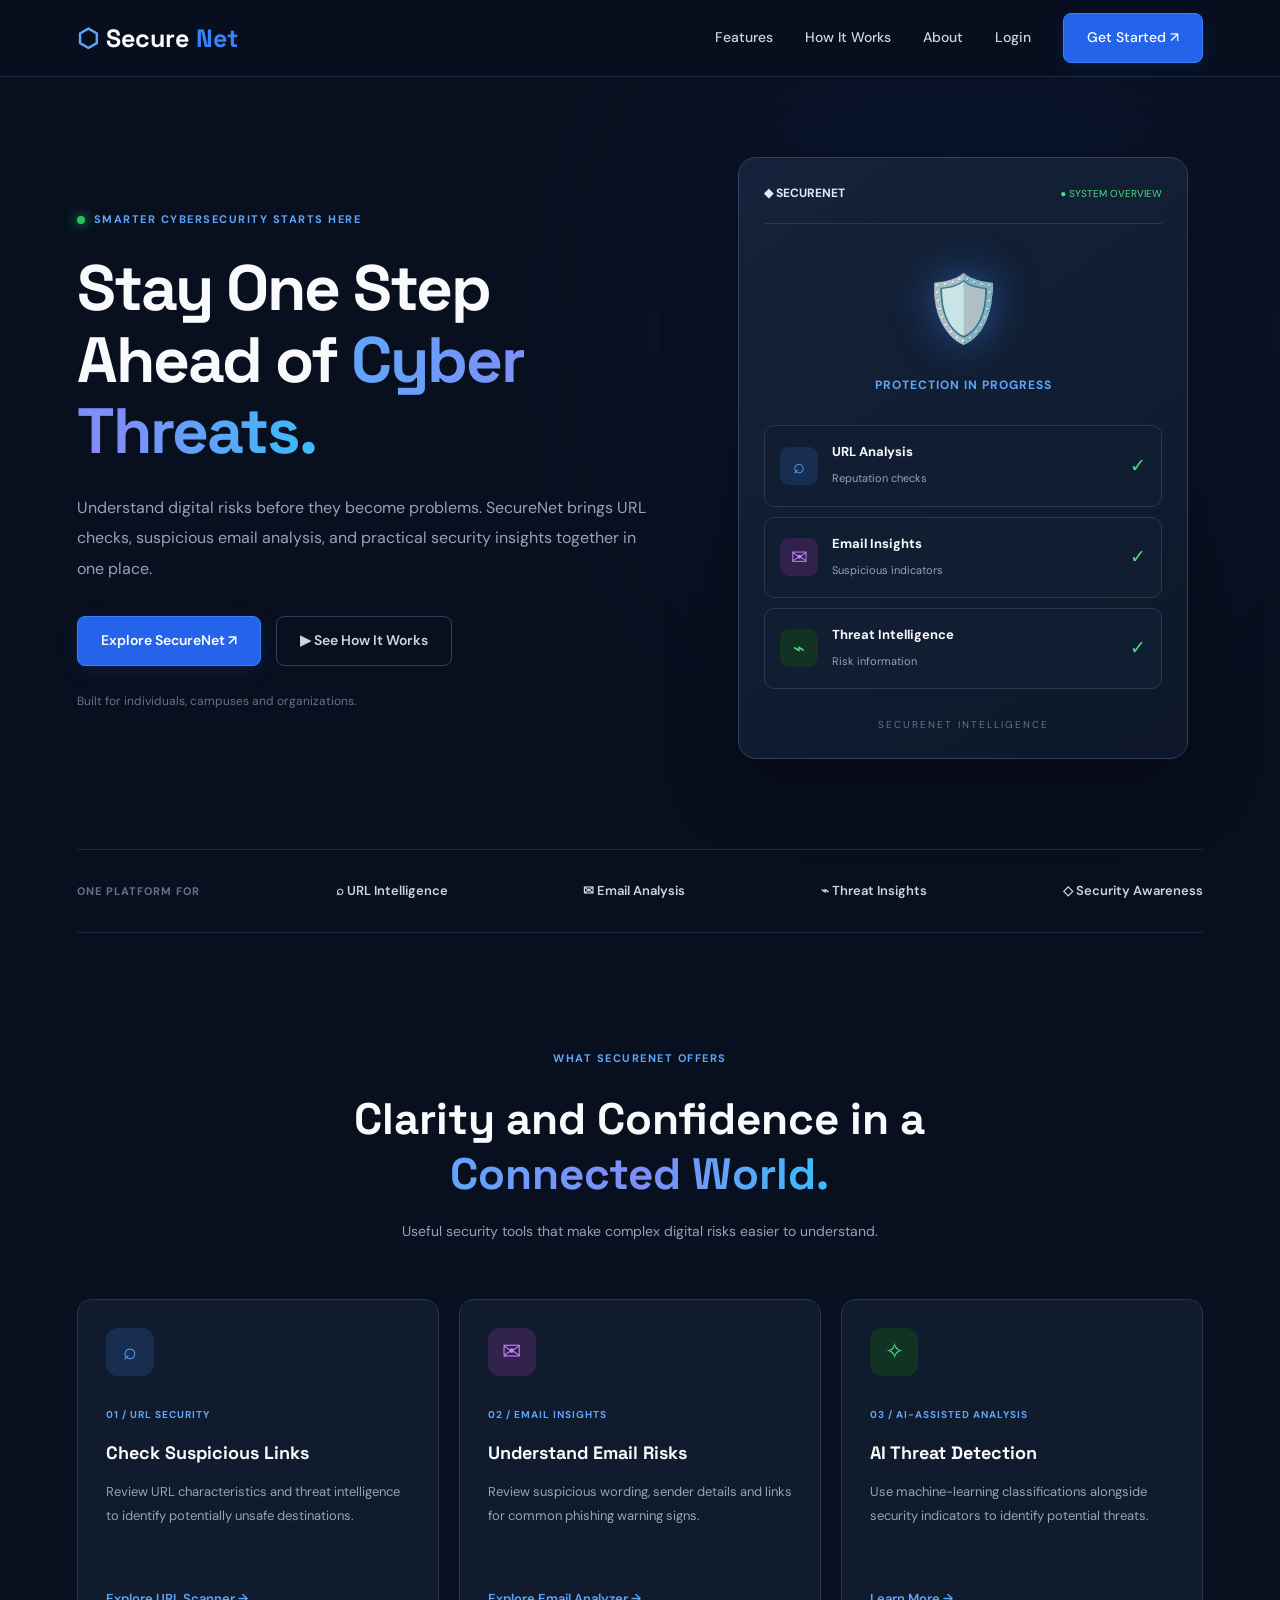
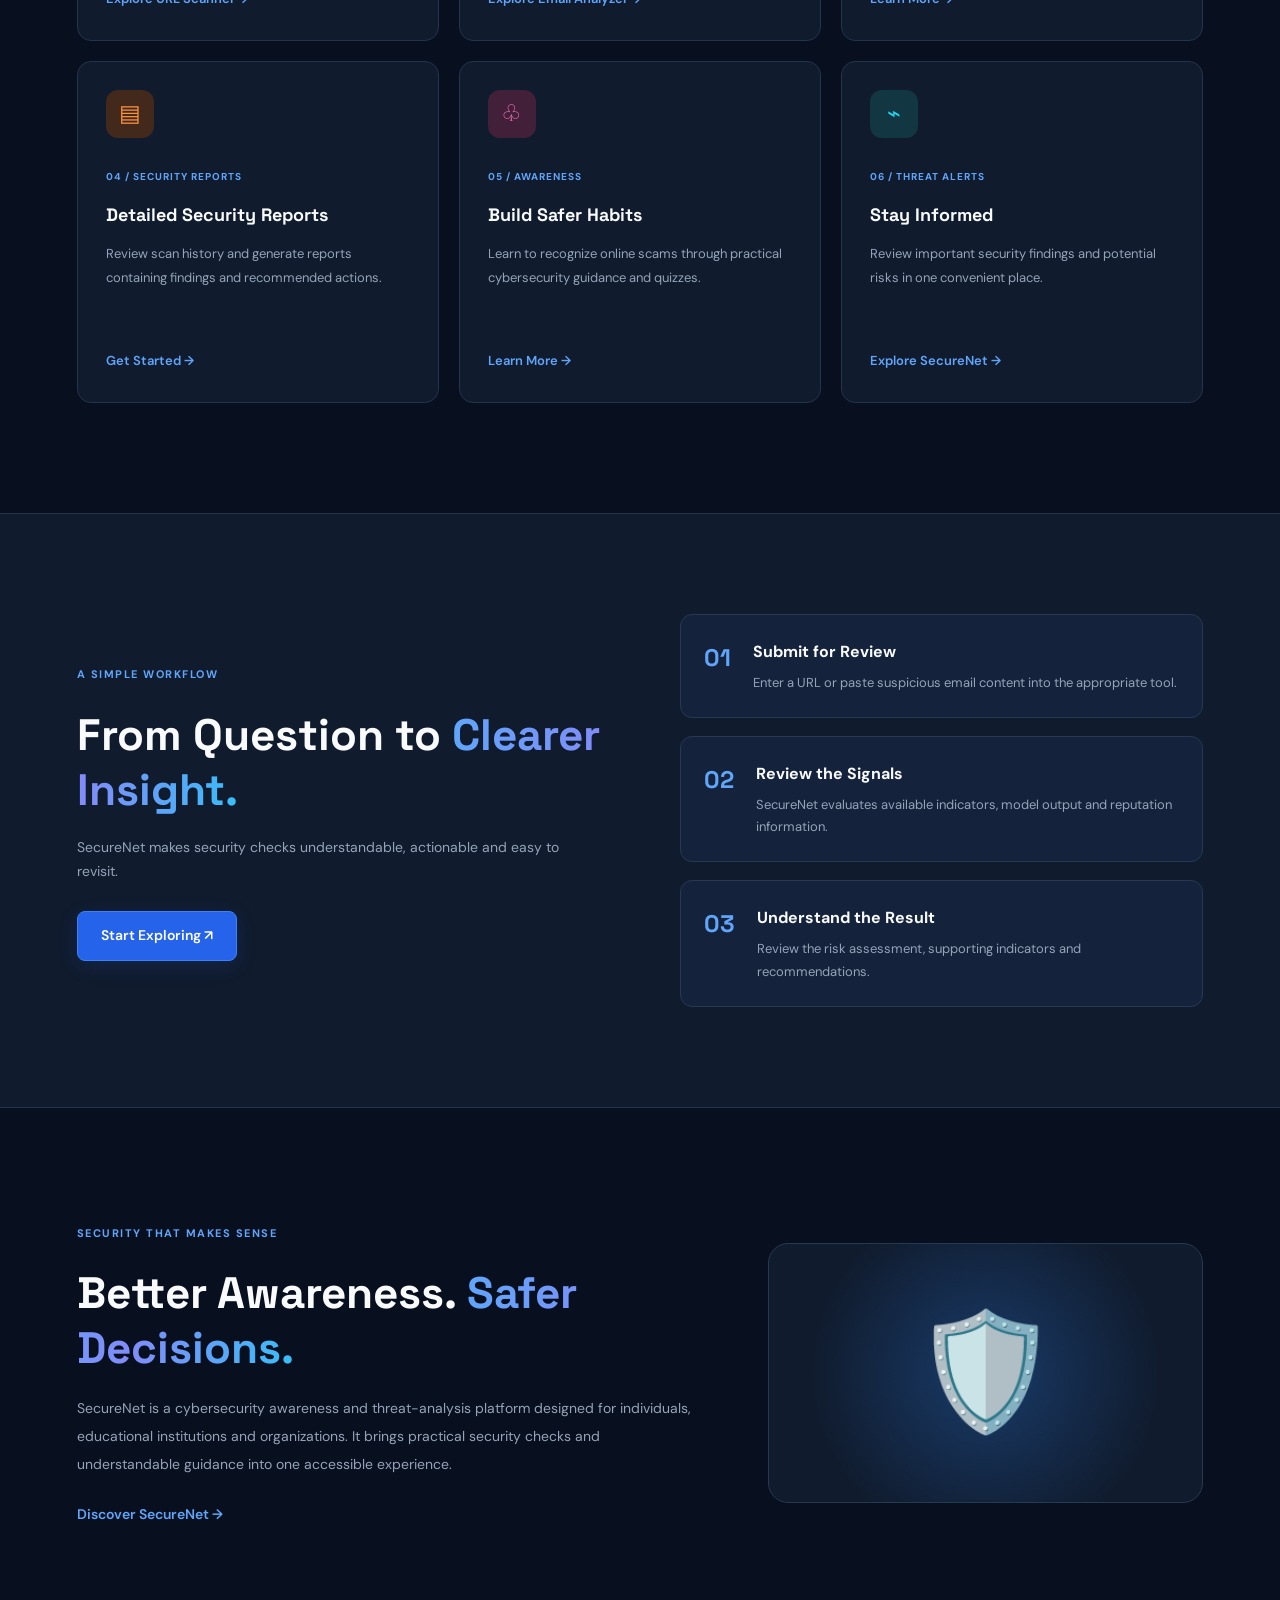
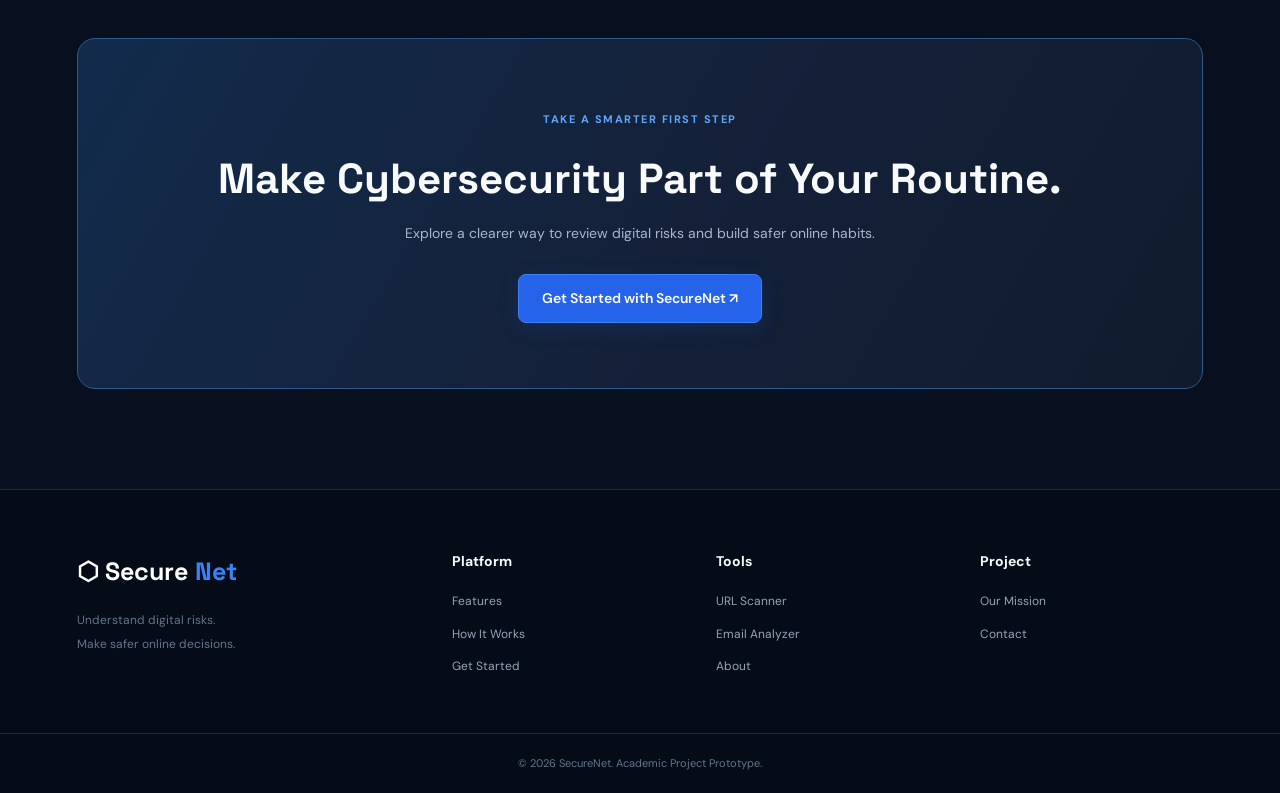
<file: index.html>
<!DOCTYPE html>
<html lang="en">
<head>
    <meta charset="UTF-8">
    <meta name="viewport" content="width=device-width, initial-scale=1.0">

    <title>SecureNet | Cybersecurity Platform</title>

    <link rel="preconnect" href="https://fonts.googleapis.com">
    <link rel="preconnect" href="https://fonts.gstatic.com" crossorigin>

    <link href="https://fonts.googleapis.com/css2?family=DM+Sans:wght@400;500;600;700&family=Space+Grotesk:wght@500;600;700&display=swap" rel="stylesheet">

    <link rel="stylesheet" href="css/style.css">
</head>

<body>

<header class="navbar">
    <div class="container nav-container">

        <a href="#home" class="logo">
            <span class="logo-icon">⬡</span>
            Secure<span>Net</span>
        </a>

        <button class="menu-toggle" id="menuToggle">☰</button>

        <nav id="navLinks">
    <a href="#features">Features</a>
    <a href="#how-it-works">How It Works</a>
    <a href="#about">About</a>
    <a href="login.html">Login</a>
    <a href="register.html" class="btn">Get Started ↗</a>
</nav>

    </div>
</header>


<!-- HERO SECTION -->

<section class="hero container" id="home">

    <div class="hero-content">

        <div class="eyebrow">
            <span class="status-dot"></span>
            SMARTER CYBERSECURITY STARTS HERE
        </div>

        <h1>
            Stay One Step
            Ahead of
            <span class="gradient-text">Cyber Threats.</span>
        </h1>

        <p>
            Understand digital risks before they become problems.
            SecureNet brings URL checks, suspicious email analysis,
            and practical security insights together in one place.
        </p>

        <div class="hero-buttons">

            <a href="register.html" class="btn">
                Explore SecureNet ↗
            </a>

            <a href="#how-it-works" class="btn secondary">
                ▶ See How It Works
            </a>

        </div>

        <div class="hero-note">
            Built for individuals, campuses and organizations.
        </div>

    </div>


    <!-- DASHBOARD ILLUSTRATION -->

    <div class="hero-visual">

        <div class="security-card">

            <div class="card-header">
                <strong>◆ SECURENET</strong>
                <span class="live">● SYSTEM OVERVIEW</span>
            </div>

            <div class="shield">

                <div class="shield-icon">🛡️</div>

                <p>PROTECTION IN PROGRESS</p>

            </div>

            <div class="security-item">
                <div class="item-icon blue">⌕</div>
                <div>
                    <strong>URL Analysis</strong>
                    <small>Reputation checks</small>
                </div>
                <span class="check">✓</span>
            </div>

            <div class="security-item">
                <div class="item-icon purple">✉</div>
                <div>
                    <strong>Email Insights</strong>
                    <small>Suspicious indicators</small>
                </div>
                <span class="check">✓</span>
            </div>

            <div class="security-item">
                <div class="item-icon green">⌁</div>
                <div>
                    <strong>Threat Intelligence</strong>
                    <small>Risk information</small>
                </div>
                <span class="check">✓</span>
            </div>

            <div class="card-footer">
                SECURENET INTELLIGENCE
            </div>

        </div>

    </div>

</section>


<!-- TRUST SECTION -->

<section class="trust container">

    <span>ONE PLATFORM FOR</span>

    <div>⌕ URL Intelligence</div>
    <div>✉ Email Analysis</div>
    <div>⌁ Threat Insights</div>
    <div>◇ Security Awareness</div>

</section>


<!-- FEATURES SECTION -->

<section class="features container" id="features">

    <div class="section-heading">

        <div class="eyebrow">WHAT SECURENET OFFERS</div>

        <h2>
            Clarity and Confidence
            in a <span class="gradient-text">Connected World.</span>
        </h2>

        <p>
            Useful security tools that make complex digital risks
            easier to understand.
        </p>

    </div>


    <div class="feature-grid">

        <div class="feature-card">
            <div class="feature-icon blue">⌕</div>

            <small>01 / URL SECURITY</small>

            <h3>Check Suspicious Links</h3>

            <p>
                Review URL characteristics and threat intelligence
                to identify potentially unsafe destinations.
            </p>

            <a href="url_scanner.html">Explore URL Scanner →</a>
        </div>


        <div class="feature-card">
            <div class="feature-icon purple">✉</div>

            <small>02 / EMAIL INSIGHTS</small>

            <h3>Understand Email Risks</h3>

            <p>
                Review suspicious wording, sender details and links
                for common phishing warning signs.
            </p>

            <a href="email_analyzer.html">Explore Email Analyzer →</a>
        </div>


        <div class="feature-card">
            <div class="feature-icon green">✧</div>

            <small>03 / AI-ASSISTED ANALYSIS</small>

            <h3>AI Threat Detection</h3>

            <p>
                Use machine-learning classifications alongside
                security indicators to identify potential threats.
            </p>

            <a href="#how-it-works">Learn More →</a>
        </div>


        <div class="feature-card">
            <div class="feature-icon orange">▤</div>

            <small>04 / SECURITY REPORTS</small>

            <h3>Detailed Security Reports</h3>

            <p>
                Review scan history and generate reports containing
                findings and recommended actions.
            </p>

            <a href="register.html">Get Started →</a>
        </div>


        <div class="feature-card">
            <div class="feature-icon pink">♧</div>

            <small>05 / AWARENESS</small>

            <h3>Build Safer Habits</h3>

            <p>
                Learn to recognize online scams through practical
                cybersecurity guidance and quizzes.
            </p>

            <a href="#about">Learn More →</a>
        </div>


        <div class="feature-card">
            <div class="feature-icon cyan">⌁</div>

            <small>06 / THREAT ALERTS</small>

            <h3>Stay Informed</h3>

            <p>
                Review important security findings and potential
                risks in one convenient place.
            </p>

            <a href="register.html">Explore SecureNet →</a>
        </div>

    </div>

</section>


<!-- HOW IT WORKS -->

<section class="workflow" id="how-it-works">

    <div class="container workflow-container">

        <div class="workflow-content">

            <div class="eyebrow">A SIMPLE WORKFLOW</div>

            <h2>
                From Question
                to <span class="gradient-text">Clearer Insight.</span>
            </h2>

            <p>
                SecureNet makes security checks understandable,
                actionable and easy to revisit.
            </p>

            <a href="register.html" class="btn">
                Start Exploring ↗
            </a>

        </div>


        <div class="steps">

            <div class="step">
                <span>01</span>

                <div>
                    <h3>Submit for Review</h3>

                    <p>
                        Enter a URL or paste suspicious email content
                        into the appropriate tool.
                    </p>
                </div>
            </div>


            <div class="step">
                <span>02</span>

                <div>
                    <h3>Review the Signals</h3>

                    <p>
                        SecureNet evaluates available indicators,
                        model output and reputation information.
                    </p>
                </div>
            </div>


            <div class="step">
                <span>03</span>

                <div>
                    <h3>Understand the Result</h3>

                    <p>
                        Review the risk assessment, supporting
                        indicators and recommendations.
                    </p>
                </div>
            </div>

        </div>

    </div>

</section>


<!-- ABOUT SECTION -->

<section class="about container" id="about">

    <div class="about-content">

        <div class="eyebrow">SECURITY THAT MAKES SENSE</div>

        <h2>
            Better Awareness.
            <span class="gradient-text">Safer Decisions.</span>
        </h2>

        <p>
            SecureNet is a cybersecurity awareness and threat-analysis
            platform designed for individuals, educational institutions
            and organizations.

            It brings practical security checks and understandable
            guidance into one accessible experience.
        </p>

        <a href="register.html" class="text-link">
            Discover SecureNet →
        </a>

    </div>

    <div class="about-graphic">
        🛡️
    </div>

</section>


<!-- CTA SECTION -->

<section class="cta container">

    <div class="cta-box">

        <div class="eyebrow">TAKE A SMARTER FIRST STEP</div>

        <h2>
            Make Cybersecurity
            Part of Your Routine.
        </h2>

        <p>
            Explore a clearer way to review digital risks
            and build safer online habits.
        </p>

        <a href="register.html" class="btn">
            Get Started with SecureNet ↗
        </a>

    </div>

</section>


<!-- FOOTER -->

<footer>

    <div class="container footer-content">

        <div>
            <a href="#home" class="logo">
                ⬡ Secure<span>Net</span>
            </a>

            <p>
                Understand digital risks.<br>
                Make safer online decisions.
            </p>
        </div>


        <div>
            <h4>Platform</h4>
            <a href="#features">Features</a>
            <a href="#how-it-works">How It Works</a>
            <a href="register.html">Get Started</a>
        </div>


        <div>
            <h4>Tools</h4>
            <a href="url_scanner.html">URL Scanner</a>
            <a href="email_analyzer.html">Email Analyzer</a>
            <a href="#about">About</a>
        </div>


        <div>
            <h4>Project</h4>
            <a href="#about">Our Mission</a>
            <a href="mailto:hello@securenet.example">Contact</a>
        </div>

    </div>


    <div class="footer-bottom">
        © <span id="currentYear"></span> SecureNet. Academic Project Prototype.
    </div>

</footer>


<script src="js/main.js"></script>

</body>
</html>
</file>
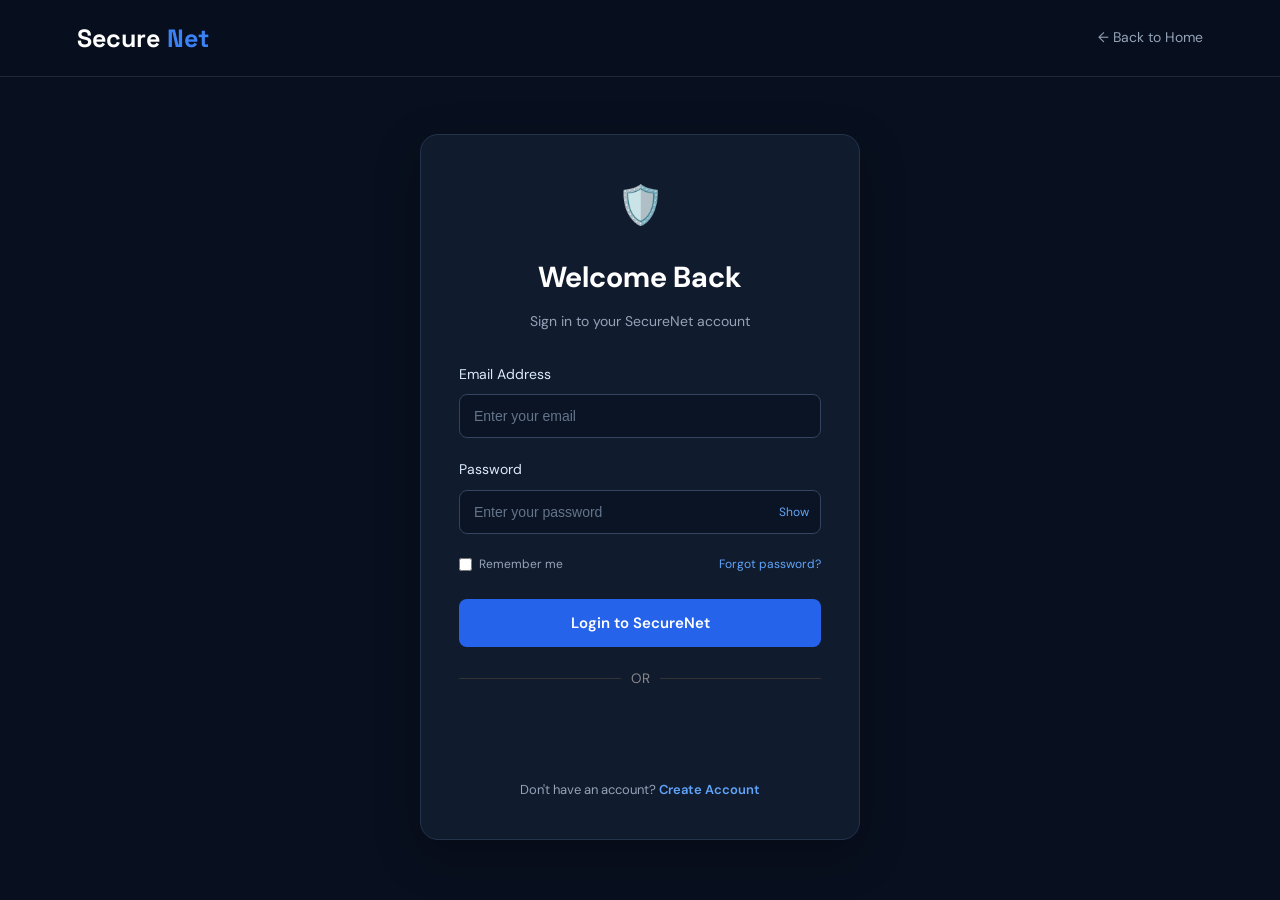
<file: login.html>
<!DOCTYPE html>
<html lang="en">
<head>
    <meta charset="UTF-8">
    <meta name="viewport" content="width=device-width, initial-scale=1.0">
    <title>Login | SecureNet</title>
    <link rel="stylesheet" href="css/style.css">
    <link rel="stylesheet" href="css/auth.css">
</head>
<body>

    <nav class="navbar">
        <div class="container nav-container">
            <a href="index.html" class="logo">Secure<span>Net</span></a>
            <a href="index.html" class="back-link">← Back to Home</a>
        </div>
    </nav>

    <main class="auth-section">
        <div class="auth-card">
            <div class="auth-icon">🛡️</div>

            <h1>Welcome Back</h1>
            <p class="auth-subtitle">Sign in to your SecureNet account</p>

            <form id="loginForm">
                <div class="form-group">
                    <label for="email">Email Address</label>
                    <input type="email" id="email" placeholder="Enter your email" required>
                </div>

                <div class="form-group">
                    <label for="password">Password</label>
                    <div class="password-wrapper">
                        <input type="password" id="password" placeholder="Enter your password" required>
                        <button type="button" class="toggle-password" data-target="password">Show</button>
                    </div>
                </div>

                <div class="form-options">
                    <label class="remember">
                        <input type="checkbox" id="remember">
                        Remember me
                    </label>
                    <a href="#" class="forgot-link">Forgot password?</a>
                </div>

                <button type="submit" class="auth-btn">Login to SecureNet</button>

                <p id="formMessage" class="form-message"></p>
            </form>

            <!-- Google OAuth Section -->
            <div style="display: flex; align-items: center; margin: 20px 0; color: #888;">
                <hr style="flex: 1; border: none; border-top: 1px solid #333;">
                <span style="padding: 0 10px; font-size: 0.85rem; text-transform: uppercase;">or</span>
                <hr style="flex: 1; border: none; border-top: 1px solid #333;">
            </div>

            <div id="googleButtonContainer" style="display: flex; justify-content: center; min-height: 44px;"></div>

            <p class="auth-switch">
                Don't have an account?
                <a href="register.html">Create Account</a>
            </p>
        </div>
    </main>

    <!-- Load local auth handler FIRST so the callback exists globally -->
    <script src="js/auth.js"></script>

    <!-- Load Google Identity Services library -->
    <script src="https://accounts.google.com/gsi/client" onload="renderGoogleButton()" async defer></script>
</body>
</html>
</file>
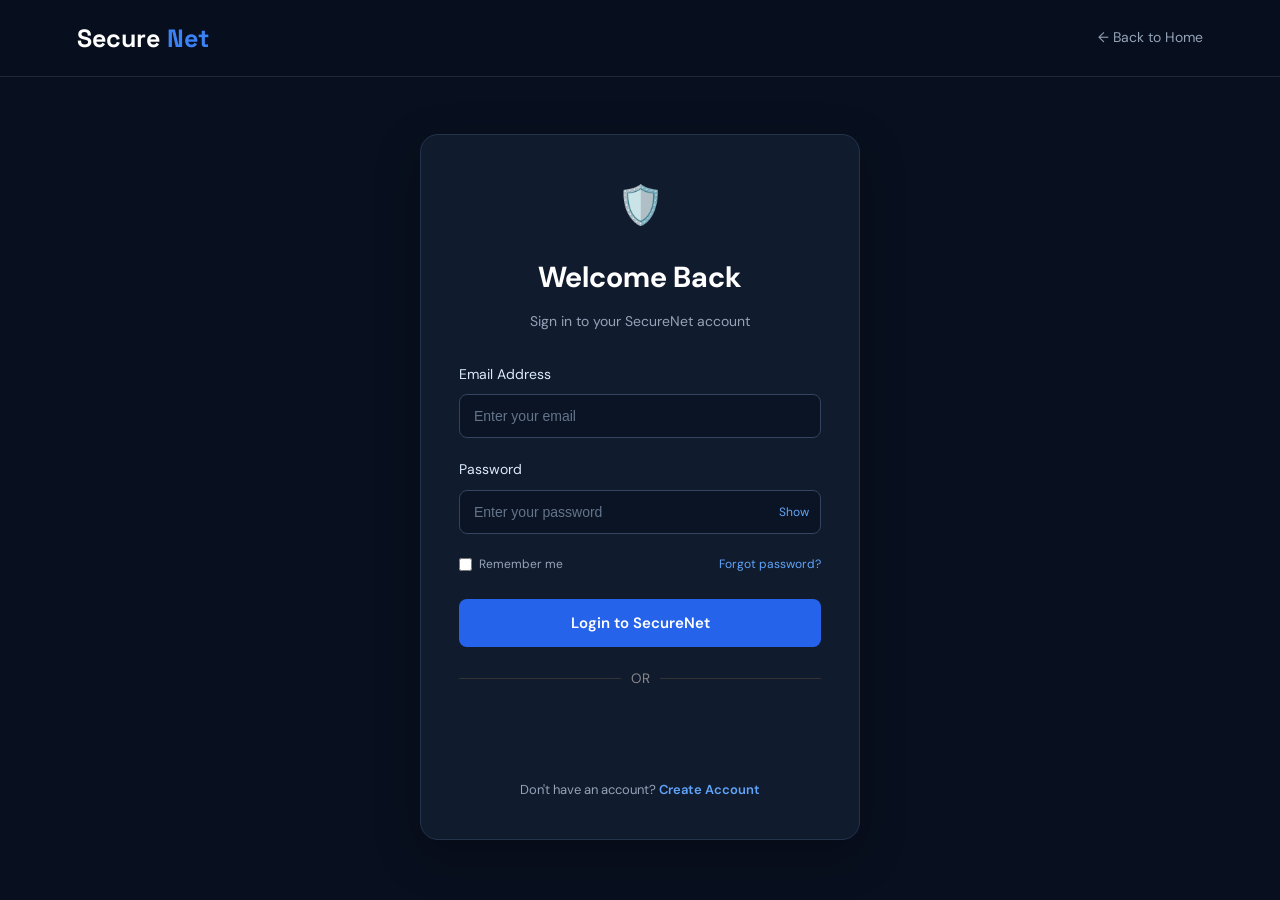
<file: profile.html>
<!DOCTYPE html>
<html lang="en">
<head>
    <meta charset="UTF-8">
    <meta name="viewport" content="width=device-width, initial-scale=1.0">

    <title>My Profile | SecureNet</title>

    <link rel="stylesheet" href="css/style.css">
    <link rel="stylesheet" href="css/profile.css">
</head>

<body>

<div class="profile-container">

    <header class="profile-header">
        <a href="dashboard.html" class="back-link">← Back to Dashboard</a>
        <h1>My Profile</h1>
        <p>Manage your personal information and account details.</p>
    </header>

    <section class="profile-card">

        <div class="profile-top">
            <div class="avatar" id="profileAvatar">U</div>

            <div>
                <h2 id="profileName">User</h2>
                <p id="profileEmail">user@example.com</p>
                <span class="account-status">● Active Account</span>
            </div>
        </div>

        <hr>

        <div class="section-title">
            <h3>Personal Information</h3>
            <button id="editButton" class="edit-btn">Edit Profile</button>
        </div>

        <form id="profileForm">

            <div class="form-grid">

                <div class="form-group">
                    <label>Full Name</label>
                    <input type="text" id="fullName" disabled>
                </div>

                <div class="form-group">
                    <label>Email Address</label>
                    <input type="email" id="email" disabled>
                </div>

                <div class="form-group">
                    <label>Phone Number</label>
                    <input type="tel" id="phone" disabled>
                </div>

                <div class="form-group">
                    <label>Account Type</label>
                    <input type="text" value="Standard User" disabled>
                </div>

                <div class="form-group">
                    <label>Account Created</label>
                    <input type="text" id="createdAt" disabled>
                </div>

            </div>

            <div class="form-actions" id="formActions">
                <button type="submit" class="save-btn">Save Changes</button>
                <button type="button" id="cancelButton" class="cancel-btn">
                    Cancel
                </button>
            </div>

        </form>

    </section>

    <section class="activity-card">

        <h3>Security Activity</h3>

        <div class="activity-grid">

            <div class="activity-box">
                <span>Total Scans</span>
                <h2 id="totalScans">0</h2>
            </div>

            <div class="activity-box">
                <span>Safe Results</span>
                <h2 id="safeScans">0</h2>
            </div>

            <div class="activity-box">
                <span>Threats Detected</span>
                <h2 id="threatScans">0</h2>
            </div>

        </div>

    </section>

    <footer>
        © 2026 SecureNet. Academic Project Prototype.
    </footer>

</div>

<script src="js/profile.js"></script>

</body>
</html>
</file>
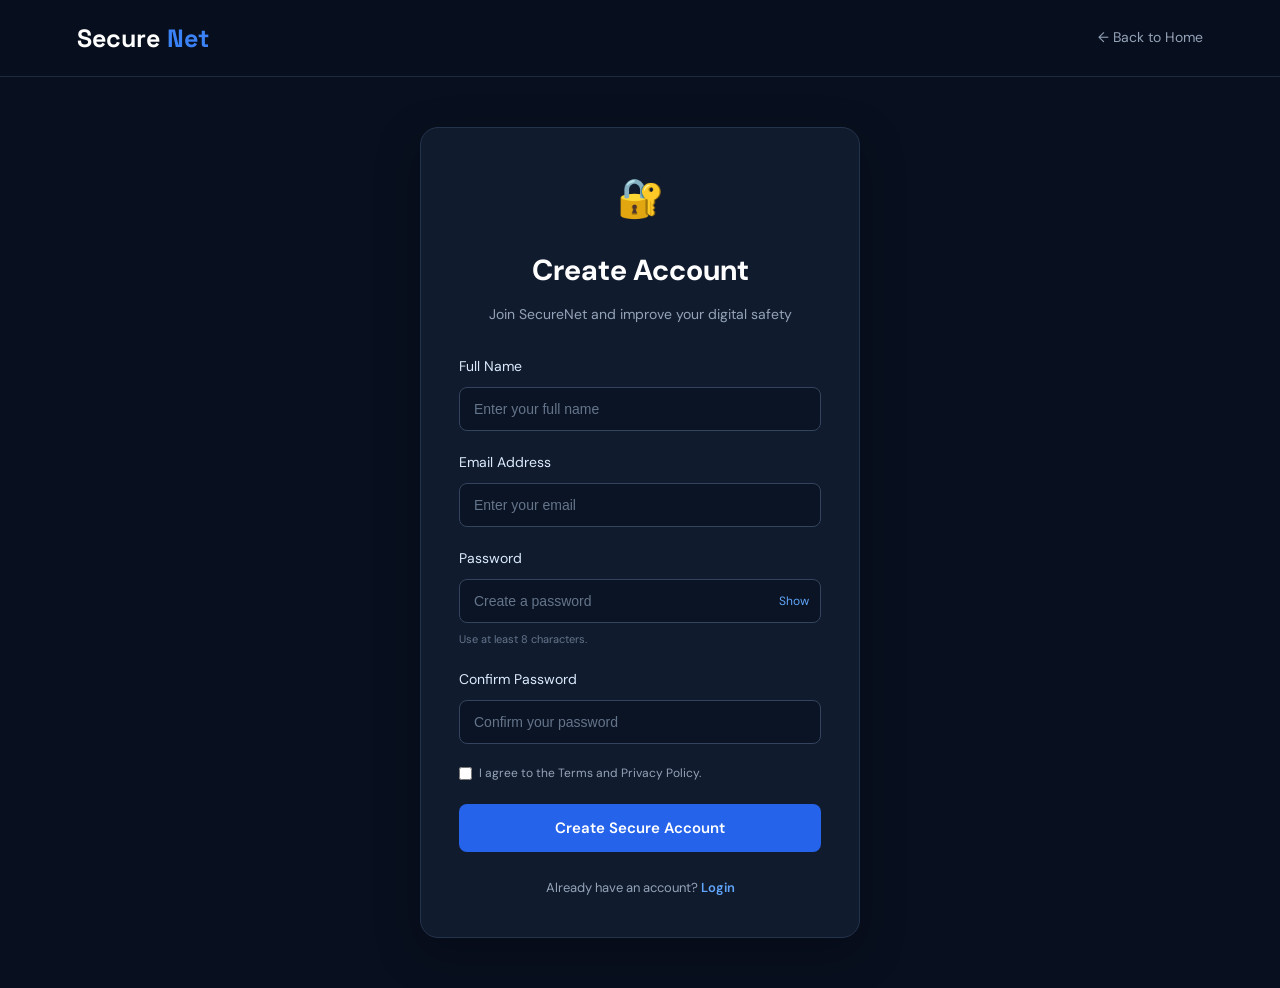
<file: register.html>
<!DOCTYPE html>
<html lang="en">
<head>
    <meta charset="UTF-8">
    <meta name="viewport" content="width=device-width, initial-scale=1.0">
    <title>Register | SecureNet</title>
    <link rel="stylesheet" href="css/style.css">
    <link rel="stylesheet" href="css/auth.css">
</head>
<body>

    <nav class="navbar">
        <div class="container nav-container">
            <a href="index.html" class="logo">Secure<span>Net</span></a>
            <a href="index.html" class="back-link">← Back to Home</a>
        </div>
    </nav>

    <main class="auth-section">
        <div class="auth-card">
            <div class="auth-icon">🔐</div>

            <h1>Create Account</h1>
            <p class="auth-subtitle">Join SecureNet and improve your digital safety</p>

            <form id="registerForm">
                <div class="form-group">
                    <label for="name">Full Name</label>
                    <input type="text" id="name" placeholder="Enter your full name" required>
                </div>

                <div class="form-group">
                    <label for="email">Email Address</label>
                    <input type="email" id="email" placeholder="Enter your email" required>
                </div>

                <div class="form-group">
                    <label for="password">Password</label>
                    <div class="password-wrapper">
                        <input type="password" id="password" placeholder="Create a password" required minlength="8">
                        <button type="button" class="toggle-password" data-target="password">Show</button>
                    </div>
                    <small class="input-hint">Use at least 8 characters.</small>
                </div>

                <div class="form-group">
                    <label for="confirmPassword">Confirm Password</label>
                    <input type="password" id="confirmPassword" placeholder="Confirm your password" required>
                </div>

                <label class="terms-label">
                    <input type="checkbox" id="terms" required>
                    I agree to the Terms and Privacy Policy.
                </label>

                <button type="submit" class="auth-btn">Create Secure Account</button>

                <p id="formMessage" class="form-message"></p>
            </form>

            <p class="auth-switch">
                Already have an account?
                <a href="login.html">Login</a>
            </p>
        </div>
    </main>

    <script src="js/auth.js"></script>
</body>
</html>
</file>
<file: css/style.css>
/* =========================================
   SECURENET - MAIN LANDING PAGE
========================================= */

@import url('https://fonts.googleapis.com/css2?family=DM+Sans:wght@400;500;600;700&family=Space+Grotesk:wght@400;500;600;700&display=swap');

/* GLOBAL RESET */

* {
    margin: 0;
    padding: 0;
    box-sizing: border-box;
}

html {
    scroll-behavior: smooth;
    scroll-padding-top: 90px;
}

body {
    font-family: 'DM Sans', sans-serif;
    background: #080f1e;
    color: #f8fafc;
    line-height: 1.7;
    overflow-x: hidden;
}

a {
    text-decoration: none;
    color: inherit;
    transition: 0.3s ease;
}

button {
    font-family: inherit;
}

.container {
    width: 88%;
    max-width: 1250px;
    margin: auto;
}

.gradient-text {
    background: linear-gradient(90deg, #60a5fa, #818cf8, #38bdf8);
    -webkit-background-clip: text;
    background-clip: text;
    color: transparent;
}

/* NAVBAR */

.navbar {
    position: sticky;
    top: 0;
    z-index: 1000;
    background: rgba(8, 15, 30, 0.92);
    backdrop-filter: blur(15px);
    border-bottom: 1px solid #1e293b;
}

.nav-container {
    min-height: 76px;
    display: flex;
    align-items: center;
    justify-content: space-between;
}

.logo {
    display: inline-flex;
    align-items: center;
    gap: 7px;
    font-family: 'Space Grotesk', sans-serif;
    font-size: 25px;
    font-weight: 700;
    color: #fff;
}

.logo span:last-child {
    color: #3b82f6;
}

.logo-icon {
    color: #60a5fa;
}

.navbar nav {
    display: flex;
    align-items: center;
    gap: 32px;
}

.navbar nav a {
    color: #cbd5e1;
    font-size: 14px;
    font-weight: 500;
}

.navbar nav a:hover {
    color: #60a5fa;
}

.navbar nav a.btn {
    color: white;
}

.menu-toggle {
    display: none;
    color: white;
    background: #17243a;
    border: 1px solid #334155;
    padding: 8px 12px;
    border-radius: 7px;
    cursor: pointer;
    font-size: 20px;
}

/* BUTTONS */

.btn {
    display: inline-flex;
    align-items: center;
    justify-content: center;
    gap: 8px;
    padding: 12px 23px;
    background: #2563eb;
    border: 1px solid #3b82f6;
    border-radius: 8px;
    color: #fff;
    font-size: 14px;
    font-weight: 600;
    box-shadow: 0 5px 20px rgba(37, 99, 235, 0.15);
    transition: 0.3s ease;
}

.btn:hover {
    background: #1d4ed8;
    transform: translateY(-2px);
    box-shadow: 0 8px 25px rgba(37, 99, 235, 0.3);
}

.btn.secondary {
    background: transparent;
    border-color: #334155;
    color: #cbd5e1;
    box-shadow: none;
}

.btn.secondary:hover {
    border-color: #60a5fa;
    color: #60a5fa;
}

/* HERO SECTION */

.hero {
    min-height: 650px;
    display: grid;
    grid-template-columns: 1.1fr 0.9fr;
    align-items: center;
    gap: 60px;
    padding-top: 80px;
    padding-bottom: 90px;
}

.hero-content {
    max-width: 650px;
}

.eyebrow {
    display: inline-flex;
    align-items: center;
    gap: 9px;
    color: #60a5fa;
    font-size: 11px;
    font-weight: 700;
    letter-spacing: 1.5px;
    margin-bottom: 24px;
}

.hero h1 {
    font-family: 'Space Grotesk', sans-serif;
    font-size: clamp(42px, 5vw, 65px);
    line-height: 1.12;
    letter-spacing: -2px;
    margin-bottom: 25px;
}

.hero-content > p {
    color: #94a3b8;
    font-size: 16px;
    line-height: 1.9;
    max-width: 590px;
}

.status-dot {
    width: 8px;
    height: 8px;
    display: inline-block;
    background: #22c55e;
    border-radius: 50%;
    box-shadow: 0 0 12px #22c55e;
}

.hero-buttons {
    display: flex;
    flex-wrap: wrap;
    gap: 15px;
    margin-top: 32px;
}

.hero-note {
    color: #64748b;
    font-size: 12px;
    margin-top: 25px;
}

/* HERO DASHBOARD ILLUSTRATION */

.hero-visual {
    display: flex;
    justify-content: center;
    position: relative;
}

.hero-visual::before {
    content: "";
    position: absolute;
    width: 350px;
    height: 350px;
    background: #2563eb;
    filter: blur(140px);
    opacity: 0.2;
    z-index: -1;
}

.security-card {
    width: 100%;
    max-width: 450px;
    padding: 25px;
    background: linear-gradient(145deg, #14233b, #0d1729);
    border: 1px solid #2b4262;
    border-radius: 18px;
    box-shadow: 0 25px 70px rgba(0, 0, 0, 0.4);
    animation: float 5s ease-in-out infinite;
}

@keyframes float {
    0%, 100% {
        transform: translateY(0);
    }
    50% {
        transform: translateY(-10px);
    }
}

.card-header {
    display: flex;
    align-items: center;
    justify-content: space-between;
    gap: 10px;
    padding-bottom: 20px;
    border-bottom: 1px solid #263953;
    font-size: 12px;
}

.card-header strong {
    color: #dbeafe;
}

.live {
    color: #4ade80;
    font-size: 10px;
}

.shield {
    text-align: center;
    padding: 30px 0;
}

.shield-icon {
    font-size: 65px;
    margin-bottom: 10px;
    filter: drop-shadow(0 0 20px rgba(59, 130, 246, 0.5));
}

.shield p {
    color: #60a5fa;
    font-size: 12px;
    font-weight: 700;
    letter-spacing: 1px;
}

.security-item {
    display: flex;
    align-items: center;
    gap: 14px;
    padding: 15px;
    margin-bottom: 10px;
    background: #111e32;
    border: 1px solid #263953;
    border-radius: 10px;
}

.item-icon {
    width: 38px;
    height: 38px;
    display: grid;
    place-items: center;
    border-radius: 9px;
    font-size: 20px;
    flex-shrink: 0;
}

.blue {
    color: #60a5fa;
    background: #172e50;
}

.purple {
    color: #c084fc;
    background: #30214d;
}

.green {
    color: #4ade80;
    background: #123324;
}

.security-item strong {
    display: block;
    font-size: 13px;
}

.security-item small {
    color: #94a3b8;
    font-size: 11px;
}

.check {
    color: #4ade80;
    margin-left: auto;
    font-size: 19px;
}

.card-footer {
    text-align: center;
    color: #64748b;
    font-size: 10px;
    letter-spacing: 2px;
    padding-top: 17px;
}

/* TRUST SECTION */

.trust {
    display: flex;
    justify-content: space-between;
    align-items: center;
    flex-wrap: wrap;
    gap: 22px;
    padding: 30px 0;
    border-top: 1px solid #1e293b;
    border-bottom: 1px solid #1e293b;
}

.trust > span {
    color: #64748b;
    font-size: 11px;
    font-weight: 700;
    letter-spacing: 1px;
}

.trust div {
    color: #cbd5e1;
    font-size: 13px;
    font-weight: 600;
}

/* FEATURES SECTION */

.features {
    padding-top: 110px;
    padding-bottom: 110px;
}

.section-heading {
    text-align: center;
    max-width: 680px;
    margin: 0 auto 55px;
}

.section-heading h2,
.workflow h2,
.about h2 {
    font-family: 'Space Grotesk', sans-serif;
    font-size: clamp(30px, 4vw, 44px);
    line-height: 1.25;
    margin-bottom: 18px;
}

.section-heading p,
.workflow-content > p,
.about-content > p {
    color: #94a3b8;
    font-size: 14px;
}

.feature-grid {
    display: grid;
    grid-template-columns: repeat(3, 1fr);
    gap: 20px;
}

.feature-card {
    background: #101b2d;
    border: 1px solid #23344e;
    padding: 28px;
    border-radius: 14px;
    transition: 0.3s ease;
}

.feature-card:hover {
    transform: translateY(-6px);
    border-color: #3b82f6;
    box-shadow: 0 15px 35px rgba(0, 0, 0, 0.2);
}

.feature-icon {
    width: 48px;
    height: 48px;
    display: grid;
    place-items: center;
    border-radius: 12px;
    font-size: 23px;
    margin-bottom: 23px;
}

.feature-icon.orange {
    color: #fb923c;
    background: #42291b;
}

.feature-icon.pink {
    color: #f472b6;
    background: #42203a;
}

.feature-icon.cyan {
    color: #22d3ee;
    background: #123743;
}

.feature-card > small {
    color: #60a5fa;
    font-size: 10px;
    font-weight: 700;
    letter-spacing: 1px;
}

.feature-card h3 {
    font-family: 'Space Grotesk', sans-serif;
    font-size: 18px;
    margin: 12px 0;
}

.feature-card p {
    color: #94a3b8;
    font-size: 13px;
    line-height: 1.8;
    min-height: 90px;
}

.feature-card > a {
    display: inline-block;
    color: #60a5fa;
    font-size: 13px;
    font-weight: 600;
    margin-top: 18px;
}

.feature-card > a:hover {
    color: #93c5fd;
}

/* WORKFLOW SECTION */

.workflow {
    background: #101b2d;
    border-top: 1px solid #23344e;
    border-bottom: 1px solid #23344e;
    padding: 100px 0;
}

.workflow-container {
    display: grid;
    grid-template-columns: 1fr 1fr;
    align-items: center;
    gap: 80px;
}

.workflow-content .btn {
    margin-top: 28px;
}

.steps {
    display: flex;
    flex-direction: column;
    gap: 18px;
}

.step {
    display: flex;
    gap: 22px;
    padding: 23px;
    background: #14233b;
    border: 1px solid #263953;
    border-radius: 12px;
}

.step > span {
    color: #60a5fa;
    font-family: 'Space Grotesk', sans-serif;
    font-size: 24px;
    font-weight: 700;
}

.step h3 {
    font-size: 16px;
    margin-bottom: 7px;
}

.step p {
    color: #94a3b8;
    font-size: 13px;
    line-height: 1.7;
}

/* ABOUT SECTION */

.about {
    display: grid;
    grid-template-columns: 1fr 0.7fr;
    align-items: center;
    gap: 70px;
    padding-top: 110px;
    padding-bottom: 110px;
}

.about-content > p {
    line-height: 2;
    margin-bottom: 22px;
}

.text-link {
    color: #60a5fa;
    font-size: 14px;
    font-weight: 600;
}

.about-graphic {
    display: grid;
    place-items: center;
    min-height: 260px;
    font-size: 115px;
    background: radial-gradient(circle, #193b69, #101b2d 70%);
    border: 1px solid #263953;
    border-radius: 20px;
}

/* CTA SECTION */

.cta {
    padding-bottom: 100px;
}

.cta-box {
    text-align: center;
    padding: 65px 25px;
    border: 1px solid #31588b;
    border-radius: 18px;
    background: linear-gradient(120deg, #122b4c, #14213a, #101b2d);
}

.cta-box h2 {
    font-family: 'Space Grotesk', sans-serif;
    font-size: clamp(29px, 4vw, 42px);
    line-height: 1.3;
    margin-bottom: 15px;
}

.cta-box p {
    color: #a7b6ca;
    font-size: 14px;
    margin-bottom: 28px;
}

/* FOOTER */

footer {
    background: #060c17;
    border-top: 1px solid #1e293b;
}

.footer-content {
    display: grid;
    grid-template-columns: 1.5fr 1fr 1fr 1fr;
    gap: 40px;
    padding-top: 60px;
    padding-bottom: 45px;
}

.footer-content p {
    color: #64748b;
    font-size: 12px;
    margin-top: 15px;
    line-height: 2;
}

.footer-content h4 {
    font-size: 14px;
    margin-bottom: 17px;
}

.footer-content > div > a:not(.logo) {
    display: block;
    color: #94a3b8;
    font-size: 12px;
    margin-bottom: 12px;
}

.footer-content > div > a:not(.logo):hover {
    color: #60a5fa;
}

.footer-bottom {
    text-align: center;
    color: #64748b;
    font-size: 11px;
    padding: 20px;
    border-top: 1px solid #1e293b;
}

/* RESPONSIVE DESIGN */

@media (max-width: 1000px) {

    .hero {
        grid-template-columns: 1fr 0.9fr;
        gap: 30px;
    }

    .feature-grid {
        grid-template-columns: repeat(2, 1fr);
    }

    .workflow-container {
        gap: 35px;
    }

    .footer-content {
        grid-template-columns: repeat(2, 1fr);
    }
}

@media (max-width: 750px) {

    .container {
        width: 90%;
    }

    .menu-toggle {
        display: block;
    }

    .navbar nav {
        display: none;
        position: absolute;
        top: 76px;
        left: 0;
        right: 0;
        padding: 25px 5%;
        background: #101b2d;
        border-bottom: 1px solid #263953;
        flex-direction: column;
        align-items: flex-start;
        gap: 20px;
    }

    .navbar nav.active {
        display: flex;
    }

    .hero {
        grid-template-columns: 1fr;
        padding-top: 65px;
        gap: 55px;
    }

    .hero-content {
        max-width: 100%;
    }

    .hero h1 {
        font-size: 45px;
    }

    .hero-visual {
        width: 100%;
    }

    .trust {
        justify-content: center;
    }

    .trust > span {
        width: 100%;
        text-align: center;
    }

    .workflow-container {
        grid-template-columns: 1fr;
    }

    .about {
        grid-template-columns: 1fr;
        gap: 35px;
    }
}

@media (max-width: 500px) {

    .hero h1 {
        font-size: 37px;
    }

    .hero-content > p {
        font-size: 14px;
    }

    .hero-buttons {
        flex-direction: column;
    }

    .hero-buttons .btn {
        width: 100%;
    }

    .security-card {
        padding: 17px;
    }

    .feature-grid {
        grid-template-columns: 1fr;
    }

    .features,
    .about {
        padding-top: 75px;
        padding-bottom: 75px;
    }

    .workflow {
        padding: 75px 0;
    }

    .footer-content {
        grid-template-columns: 1fr 1fr;
        gap: 30px 15px;
    }

    .cta-box {
        padding: 45px 18px;
    }
}

@media (prefers-reduced-motion: reduce) {
    *,
    *::before,
    *::after {
        scroll-behavior: auto !important;
        animation: none !important;
        transition: none !important;
    }
}

html {
    scroll-behavior: smooth;
    scroll-padding-top: 90px;
}
</file>
<file: css/auth.css>
/* Authentication Pages */

.auth-section {
    min-height: calc(100vh - 80px);
    display: flex;
    align-items: center;
    justify-content: center;
    padding: 50px 20px;
}

.auth-card {
    width: 100%;
    max-width: 440px;
    padding: 38px;
    background: #111b2e;
    border: 1px solid #24334c;
    border-radius: 18px;
    box-shadow: 0 15px 45px rgba(0, 0, 0, 0.25);
}

.auth-icon {
    font-size: 38px;
    text-align: center;
    margin-bottom: 15px;
}

.auth-card h1 {
    color: #ffffff;
    text-align: center;
    font-size: 29px;
    margin-bottom: 8px;
}

.auth-subtitle {
    color: #94a3b8;
    text-align: center;
    font-size: 14px;
    margin-bottom: 30px;
    line-height: 1.6;
}

.form-group {
    margin-bottom: 20px;
}

.form-group label {
    display: block;
    color: #dbeafe;
    font-size: 14px;
    margin-bottom: 8px;
}

.form-group input {
    width: 100%;
    padding: 13px 14px;
    background: #0b1424;
    border: 1px solid #34445f;
    border-radius: 8px;
    color: #ffffff;
    font-size: 14px;
    outline: none;
    transition: border 0.3s;
}

.form-group input:focus {
    border-color: #3b82f6;
}

.form-group input::placeholder {
    color: #64748b;
}

.password-wrapper {
    position: relative;
}

.password-wrapper input {
    padding-right: 65px;
}

.toggle-password {
    position: absolute;
    right: 12px;
    top: 50%;
    transform: translateY(-50%);
    background: none;
    border: none;
    color: #60a5fa;
    cursor: pointer;
    font-size: 12px;
}

.form-options {
    display: flex;
    justify-content: space-between;
    align-items: center;
    gap: 10px;
    margin: 5px 0 24px;
    font-size: 12px;
}

.remember,
.terms-label {
    color: #94a3b8;
    display: flex;
    align-items: center;
    gap: 7px;
}

.forgot-link,
.auth-switch a {
    color: #60a5fa;
    text-decoration: none;
}

.auth-btn {
    width: 100%;
    padding: 14px;
    background: #2563eb;
    color: #ffffff;
    border: none;
    border-radius: 8px;
    font-size: 15px;
    font-weight: 600;
    cursor: pointer;
    transition: background 0.3s;
}

.auth-btn:hover {
    background: #1d4ed8;
}

.auth-switch {
    text-align: center;
    color: #94a3b8;
    font-size: 13px;
    margin-top: 25px;
}

.auth-switch a {
    font-weight: 600;
}

.input-hint {
    display: block;
    color: #64748b;
    margin-top: 7px;
    font-size: 11px;
}

.terms-label {
    font-size: 12px;
    margin: 5px 0 22px;
    line-height: 1.5;
}

.form-message {
    font-size: 13px;
    margin-top: 15px;
    text-align: center;
    color: #f87171;
}

.back-link {
    color: #94a3b8;
    text-decoration: none;
    font-size: 14px;
}

.back-link:hover {
    color: #60a5fa;
}

@media (max-width: 480px) {
    .auth-card {
        padding: 28px 20px;
    }

    .auth-card h1 {
        font-size: 25px;
    }

    .form-options {
        align-items: flex-start;
    }
}
</file>
<file: css/profile.css>
.profile-container {
    max-width: 1100px;
    margin: 50px auto;
    padding: 25px;
    color: #eaf0ff;
}

.profile-header {
    margin-bottom: 30px;
}

.profile-header h1 {
    font-size: 32px;
    margin: 20px 0 8px;
}

.profile-header p {
    color: #94a9c9;
}

.back-link {
    color: #60a5fa;
    text-decoration: none;
}

.profile-card,
.activity-card {
    background: #111c30;
    border: 1px solid #243650;
    border-radius: 16px;
    padding: 30px;
    margin-bottom: 25px;
}

.profile-top {
    display: flex;
    align-items: center;
    gap: 20px;
    margin-bottom: 25px;
}

.avatar {
    width: 75px;
    height: 75px;
    border-radius: 50%;
    background: #2563eb;
    display: flex;
    align-items: center;
    justify-content: center;
    font-size: 30px;
    font-weight: bold;
    color: white;
}

.profile-top h2 {
    margin-bottom: 6px;
}

.profile-top p {
    color: #94a9c9;
    margin-bottom: 8px;
}

.account-status {
    color: #22c55e;
    font-size: 13px;
}

.section-title {
    display: flex;
    justify-content: space-between;
    align-items: center;
    margin: 25px 0;
    gap: 15px;
}

.section-title h3,
.activity-card h3 {
    font-size: 21px;
}

.edit-btn,
.save-btn,
.cancel-btn {
    border: none;
    padding: 11px 18px;
    border-radius: 8px;
    cursor: pointer;
    font-weight: 600;
}

.edit-btn,
.save-btn {
    background: #2563eb;
    color: white;
}

.cancel-btn {
    background: #26364f;
    color: white;
}

.form-grid {
    display: grid;
    grid-template-columns: repeat(2, 1fr);
    gap: 22px;
}

.form-group {
    display: flex;
    flex-direction: column;
    gap: 9px;
}

.form-group label {
    color: #9eb3d3;
    font-size: 14px;
}

.form-group input {
    padding: 13px;
    background: #0b1424;
    border: 1px solid #293b57;
    border-radius: 8px;
    color: white;
    outline: none;
}

.form-group input:disabled {
    opacity: 0.85;
}

.form-group input:not(:disabled):focus {
    border-color: #3b82f6;
}

.form-actions {
    display: none;
    gap: 12px;
    margin-top: 25px;
}

.activity-grid {
    display: grid;
    grid-template-columns: repeat(3, 1fr);
    gap: 18px;
    margin-top: 22px;
}

.activity-box {
    background: #0b1424;
    border: 1px solid #293b57;
    border-radius: 12px;
    padding: 22px;
}

.activity-box span {
    color: #94a9c9;
    font-size: 14px;
}

.activity-box h2 {
    font-size: 30px;
    margin-top: 12px;
}

.profile-container footer {
    text-align: center;
    color: #7185a5;
    padding: 25px;
}

@media (max-width: 650px) {
    .profile-container {
        margin: 20px auto;
        padding: 15px;
    }

    .form-grid,
    .activity-grid {
        grid-template-columns: 1fr;
    }

    .profile-card,
    .activity-card {
        padding: 20px;
    }

    .section-title {
        align-items: flex-start;
        flex-direction: column;
    }
}
</file>
